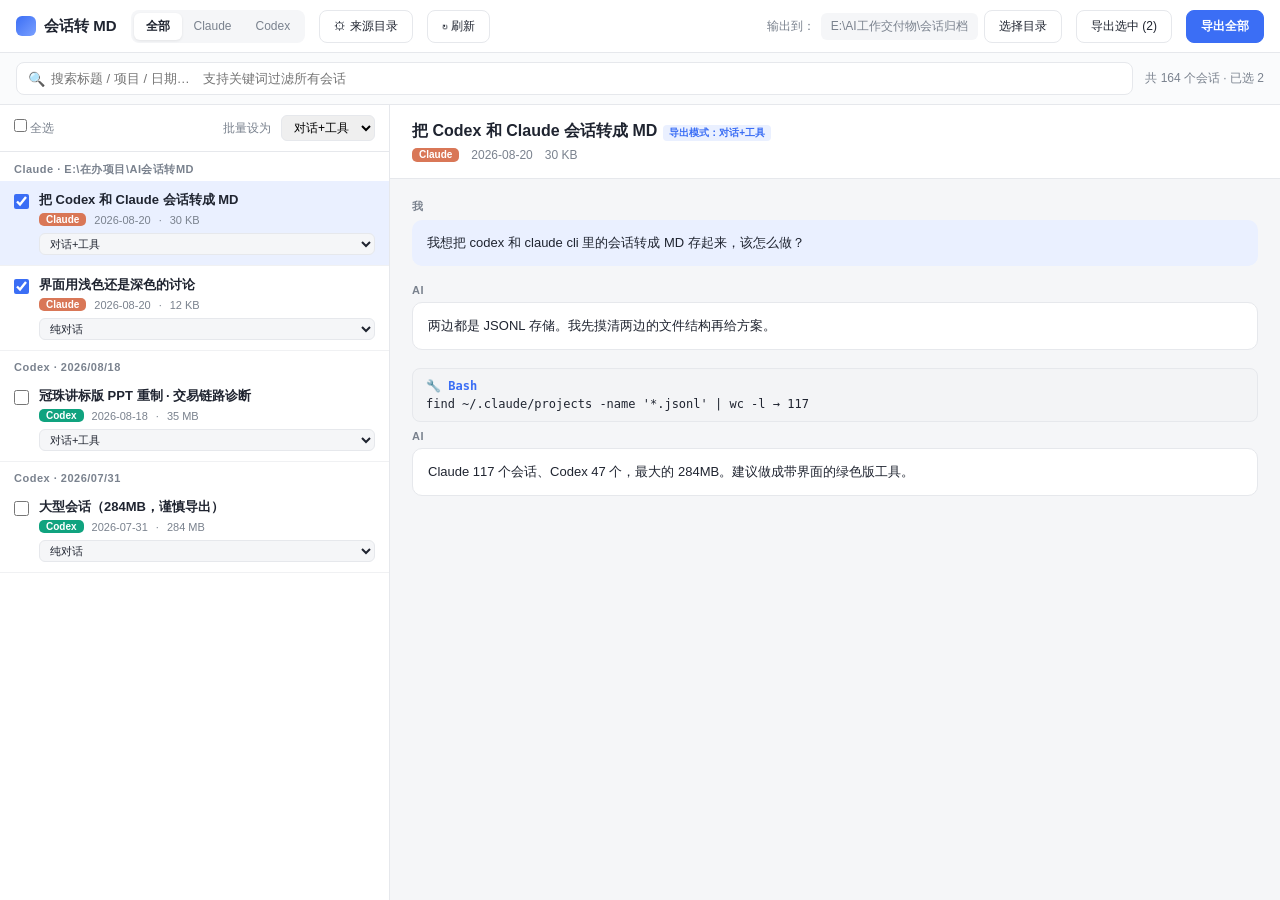
<file: 样张.html>
<!DOCTYPE html>
<html lang="zh-CN">
<head>
<meta charset="UTF-8">
<meta name="viewport" content="width=device-width, initial-scale=1.0">
<title>会话转 MD · 界面样张</title>
<style>
  * { margin: 0; padding: 0; box-sizing: border-box; }
  :root {
    --bg: #f5f6f8;
    --panel: #ffffff;
    --border: #e6e8ec;
    --text: #1f2430;
    --text-dim: #7a828e;
    --accent: #3b6ef5;
    --accent-soft: #eaf0ff;
    --claude: #d97757;
    --codex: #10a37f;
    --user-bg: #eaf0ff;
    --tool-bg: #f3f4f6;
    --radius: 10px;
  }
  body {
    font-family: "Microsoft YaHei", -apple-system, "Segoe UI", sans-serif;
    background: var(--bg);
    color: var(--text);
    height: 100vh;
    display: flex;
    flex-direction: column;
    overflow: hidden;
    font-size: 13px;
  }
  /* ---------- 顶部栏 ---------- */
  header {
    background: var(--panel);
    border-bottom: 1px solid var(--border);
    display: flex;
    flex-direction: column;
    flex-shrink: 0;
  }
  .hrow { height: 52px; display: flex; align-items: center; gap: 14px; padding: 0 16px; }
  .hrow2 { display: flex; align-items: center; gap: 12px; padding: 9px 16px; border-top: 1px solid var(--border); background: #fafbfc; }
  .logo { font-weight: 700; font-size: 15px; display: flex; align-items: center; gap: 8px; }
  .logo .dot { width: 20px; height: 20px; border-radius: 6px; background: linear-gradient(135deg, var(--accent), #7aa0ff); }
  .segmented { display: flex; background: var(--bg); border-radius: 8px; padding: 3px; }
  .segmented button { border: none; background: none; padding: 5px 12px; border-radius: 6px; cursor: pointer; color: var(--text-dim); font-size: 12px; }
  .segmented button.on { background: var(--panel); color: var(--text); box-shadow: 0 1px 3px rgba(0,0,0,.08); font-weight: 600; }
  .search { flex: 1; position: relative; }
  .search .icon { position: absolute; left: 12px; top: 50%; transform: translateY(-50%); color: var(--text-dim); font-size: 14px; pointer-events: none; }
  .search input { width: 100%; border: 1px solid var(--border); border-radius: 8px; padding: 8px 12px 8px 34px; font-size: 13px; outline: none; background: var(--panel); }
  .search input:focus { border-color: var(--accent); box-shadow: 0 0 0 3px var(--accent-soft); }
  .result-count { font-size: 12px; color: var(--text-dim); white-space: nowrap; }
  .spacer { flex: 1; }
  .outdir { display: flex; align-items: center; gap: 6px; color: var(--text-dim); font-size: 12px; }
  .outdir .path { max-width: 200px; overflow: hidden; text-overflow: ellipsis; white-space: nowrap; background: var(--bg); padding: 5px 10px; border-radius: 6px; }
  .btn { border: 1px solid var(--border); background: var(--panel); border-radius: 8px; padding: 7px 14px; cursor: pointer; font-size: 12px; color: var(--text); }
  .btn:hover { background: var(--bg); }
  .btn.primary { background: var(--accent); color: #fff; border-color: var(--accent); font-weight: 600; }
  .btn.primary:hover { background: #2f5fe0; }
  /* ---------- 主区 ---------- */
  main { flex: 1; display: flex; overflow: hidden; }
  .list-pane { width: 390px; background: var(--panel); border-right: 1px solid var(--border); display: flex; flex-direction: column; }
  .list-toolbar { padding: 10px 14px; border-bottom: 1px solid var(--border); display: flex; align-items: center; gap: 10px; font-size: 12px; color: var(--text-dim); }
  .list-toolbar select { border: 1px solid var(--border); border-radius: 6px; padding: 4px 8px; font-size: 12px; }
  .list { flex: 1; overflow-y: auto; }
  .group-label { padding: 10px 14px 4px; font-size: 11px; color: var(--text-dim); font-weight: 600; letter-spacing: .5px; position: sticky; top: 0; background: var(--panel); }
  .item { padding: 10px 14px; border-bottom: 1px solid #f0f1f3; cursor: pointer; display: flex; gap: 10px; }
  .item:hover { background: #fafbfc; }
  .item.active { background: var(--accent-soft); }
  .item input[type=checkbox] { margin-top: 3px; width: 15px; height: 15px; accent-color: var(--accent); }
  .item .body { flex: 1; min-width: 0; }
  .item .title { font-weight: 600; font-size: 13px; margin-bottom: 4px; overflow: hidden; text-overflow: ellipsis; white-space: nowrap; }
  .item .meta { display: flex; align-items: center; gap: 8px; font-size: 11px; color: var(--text-dim); }
  .badge { padding: 1px 7px; border-radius: 5px; font-size: 10px; font-weight: 600; color: #fff; }
  .badge.claude { background: var(--claude); }
  .badge.codex { background: var(--codex); }
  .item select { margin-top: 7px; border: 1px solid var(--border); border-radius: 6px; padding: 3px 6px; font-size: 11px; color: var(--text); background: var(--bg); width: 100%; }
  /* ---------- 预览 ---------- */
  .preview-pane { flex: 1; display: flex; flex-direction: column; overflow: hidden; }
  .preview-head { padding: 16px 22px; border-bottom: 1px solid var(--border); background: var(--panel); }
  .preview-head h2 { font-size: 16px; margin-bottom: 6px; }
  .preview-head .meta { color: var(--text-dim); font-size: 12px; display: flex; gap: 12px; }
  .conv { flex: 1; overflow-y: auto; padding: 20px 22px; }
  .turn { margin-bottom: 18px; }
  .role { font-size: 11px; font-weight: 700; color: var(--text-dim); margin-bottom: 6px; text-transform: uppercase; letter-spacing: .5px; }
  .bubble { padding: 12px 15px; border-radius: var(--radius); line-height: 1.7; }
  .turn.user .bubble { background: var(--user-bg); }
  .turn.assistant .bubble { background: var(--panel); border: 1px solid var(--border); }
  .tool { background: var(--tool-bg); border: 1px solid var(--border); border-radius: 8px; padding: 10px 13px; margin: 8px 0; font-family: "Cascadia Code", Consolas, monospace; font-size: 12px; }
  .tool .tool-name { color: var(--accent); font-weight: 700; margin-bottom: 4px; }
  .tool.result { color: var(--text-dim); }
  .mode-tag { display: inline-block; font-size: 10px; padding: 1px 6px; border-radius: 4px; background: var(--accent-soft); color: var(--accent); font-weight: 600; margin-left: 6px; }
  .empty { flex: 1; display: flex; align-items: center; justify-content: center; color: var(--text-dim); flex-direction: column; gap: 8px; }
  /* ---------- 来源目录设置弹窗 ---------- */
  .mask { position: fixed; inset: 0; background: rgba(20,24,32,.35); display: none; align-items: center; justify-content: center; z-index: 50; }
  .mask.show { display: flex; }
  .dialog { background: var(--panel); border-radius: 14px; width: 560px; max-width: 92vw; box-shadow: 0 12px 40px rgba(0,0,0,.2); overflow: hidden; }
  .dialog h3 { padding: 16px 20px; border-bottom: 1px solid var(--border); font-size: 15px; }
  .dialog .content { padding: 16px 20px; max-height: 60vh; overflow-y: auto; }
  .src-row { display: flex; align-items: center; gap: 10px; padding: 11px 12px; border: 1px solid var(--border); border-radius: 10px; margin-bottom: 10px; }
  .src-row .ico { width: 26px; height: 26px; border-radius: 7px; display: flex; align-items: center; justify-content: center; color: #fff; font-size: 11px; font-weight: 700; flex-shrink: 0; }
  .src-row .info { flex: 1; min-width: 0; }
  .src-row .p { font-size: 12px; color: var(--text-dim); overflow: hidden; text-overflow: ellipsis; white-space: nowrap; }
  .src-row .st { font-size: 11px; color: var(--codex); margin-top: 2px; }
  .src-row .x { color: var(--text-dim); cursor: pointer; font-size: 16px; padding: 2px 6px; }
  .src-row .x:hover { color: #e5484d; }
  .add-src { border: 1px dashed var(--border); border-radius: 10px; padding: 11px; text-align: center; color: var(--accent); cursor: pointer; font-size: 12px; }
  .add-src:hover { background: var(--accent-soft); }
  .dialog .foot { padding: 14px 20px; border-top: 1px solid var(--border); display: flex; justify-content: flex-end; gap: 10px; }
</style>
</head>
<body>
<header>
  <div class="hrow">
    <div class="logo"><span class="dot"></span>会话转 MD</div>
    <div class="segmented">
      <button class="on">全部</button>
      <button>Claude</button>
      <button>Codex</button>
    </div>
    <button class="btn" onclick="openSettings()">⚙ 来源目录</button>
    <button class="btn" title="重新扫描">↻ 刷新</button>
    <div class="spacer"></div>
    <div class="outdir">
      输出到：<span class="path" title="E:\AI工作交付物\会话归档">E:\AI工作交付物\会话归档</span>
      <button class="btn">选择目录</button>
    </div>
    <button class="btn">导出选中 (2)</button>
    <button class="btn primary">导出全部</button>
  </div>
  <div class="hrow2">
    <div class="search">
      <span class="icon">🔍</span>
      <input placeholder="搜索标题 / 项目 / 日期…　支持关键词过滤所有会话">
    </div>
    <span class="result-count">共 164 个会话 · 已选 2</span>
  </div>
</header>
<main>
  <div class="list-pane">
    <div class="list-toolbar">
      <label><input type="checkbox"> 全选</label>
      <span class="spacer" style="flex:1"></span>
      批量设为
      <select>
        <option>纯对话</option>
        <option selected>对话+工具</option>
        <option>完整原始</option>
      </select>
    </div>
    <div class="list" id="list"></div>
  </div>
  <div class="preview-pane">
    <div class="preview-head" id="pvHead">
      <h2>会话预览</h2>
      <div class="meta">点击左侧任一会话查看内容</div>
    </div>
    <div class="conv" id="conv"></div>
  </div>
</main>
<div class="mask" id="mask">
  <div class="dialog">
    <h3>来源目录设置</h3>
    <div class="content">
      <p style="font-size:12px;color:var(--text-dim);margin-bottom:14px;">
        软件启动时会自动读取下列默认目录（支持 CLAUDE_CONFIG_DIR / CODEX_HOME 环境变量）。
        若你把会话放在非 C 盘或其它位置，可在此添加自定义目录。设置随软件保存，下次自动生效。
      </p>
      <div class="src-row">
        <div class="ico" style="background:var(--claude)">CL</div>
        <div class="info">
          <div>Claude CLI</div>
          <div class="p">C:\Users\Administrator\.claude\projects</div>
          <div class="st">✓ 自动识别 · 找到 117 个会话</div>
        </div>
        <span class="x" title="移除">×</span>
      </div>
      <div class="src-row">
        <div class="ico" style="background:var(--codex)">CX</div>
        <div class="info">
          <div>Codex</div>
          <div class="p">C:\Users\Administrator\.codex\sessions</div>
          <div class="st">✓ 自动识别 · 找到 47 个会话</div>
        </div>
        <span class="x" title="移除">×</span>
      </div>
      <div class="src-row">
        <div class="ico" style="background:#7a828e">?</div>
        <div class="info">
          <div>自定义目录（示例）</div>
          <div class="p">E:\会话备份\导出的会话</div>
          <div class="st" style="color:var(--text-dim)">自动识别格式 · 找到 8 个会话</div>
        </div>
        <span class="x" title="移除">×</span>
      </div>
      <div class="add-src">＋ 添加自定义目录…</div>
    </div>
    <div class="foot">
      <button class="btn" onclick="closeSettings()">取消</button>
      <button class="btn primary" onclick="closeSettings()">保存并重新扫描</button>
    </div>
  </div>
</div>
<script>
const SESSIONS = [
  { g:"Claude · E:\\在办项目\\AI会话转MD", src:"claude", title:"把 Codex 和 Claude 会话转成 MD", date:"2026-08-20", size:"30 KB", mode:"对话+工具", checked:true,
    turns:[
      {role:"user", text:"我想把 codex 和 claude cli 里的会话转成 MD 存起来，该怎么做？"},
      {role:"assistant", text:"两边都是 JSONL 存储。我先摸清两边的文件结构再给方案。"},
      {role:"tool", name:"Bash", text:"find ~/.claude/projects -name '*.jsonl' | wc -l  →  117"},
      {role:"assistant", text:"Claude 117 个会话、Codex 47 个，最大的 284MB。建议做成带界面的绿色版工具。"},
    ]},
  { g:"Claude · E:\\在办项目\\AI会话转MD", src:"claude", title:"界面用浅色还是深色的讨论", date:"2026-08-20", size:"12 KB", mode:"纯对话", checked:true,
    turns:[
      {role:"user", text:"原生窗口会很丑吗？"},
      {role:"assistant", text:"不会。里子是最新 Chromium，好不好看取决于 CSS，不是外壳限制。"},
    ]},
  { g:"Codex · 2026/08/18", src:"codex", title:"冠珠讲标版 PPT 重制 · 交易链路诊断", date:"2026-08-18", size:"35 MB", mode:"对话+工具", checked:false,
    turns:[
      {role:"user", text:"继续制作，按每 3 页暂停检查。"},
      {role:"assistant", text:"P06｜交易链路诊断：通过。订单、核销、实际成交口径清晰。"},
      {role:"tool", name:"apply_patch", text:"更新 context_冠珠瓷砖品牌工作项目.md"},
      {role:"tool-result", text:"Success. Updated 1 file."},
    ]},
  { g:"Codex · 2026/07/31", src:"codex", title:"大型会话（284MB，谨慎导出）", date:"2026-07-31", size:"284 MB", mode:"纯对话", checked:false,
    turns:[ {role:"user", text:"（超大会话，导出时建议用纯对话模式或限制轮数）"} ]},
];
const MODES = ["纯对话", "对话+工具", "完整原始"];
const listEl = document.getElementById("list");
const convEl = document.getElementById("conv");
const headEl = document.getElementById("pvHead");
let active = 0, lastGroup = "";

function renderList() {
  listEl.innerHTML = "";
  lastGroup = "";
  SESSIONS.forEach((s, i) => {
    if (s.g !== lastGroup) {
      lastGroup = s.g;
      const gl = document.createElement("div");
      gl.className = "group-label";
      gl.textContent = s.g;
      listEl.appendChild(gl);
    }
    const item = document.createElement("div");
    item.className = "item" + (i === active ? " active" : "");
    const opts = MODES.map(m => `<option ${m === s.mode ? "selected" : ""}>${m}</option>`).join("");
    item.innerHTML = `
      <input type="checkbox" ${s.checked ? "checked" : ""} onclick="event.stopPropagation()">
      <div class="body">
        <div class="title">${s.title}</div>
        <div class="meta">
          <span class="badge ${s.src}">${s.src === "claude" ? "Claude" : "Codex"}</span>
          <span>${s.date}</span><span>·</span><span>${s.size}</span>
        </div>
        <select onclick="event.stopPropagation()" onchange="SESSIONS[${i}].mode=this.value;renderPreview()">${opts}</select>
      </div>`;
    item.onclick = () => { active = i; renderList(); renderPreview(); };
    listEl.appendChild(item);
  });
}
function renderPreview() {
  const s = SESSIONS[active];
  headEl.innerHTML = `<h2>${s.title}<span class="mode-tag">导出模式：${s.mode}</span></h2>
    <div class="meta"><span class="badge ${s.src}">${s.src === "claude" ? "Claude" : "Codex"}</span>
    <span>${s.date}</span><span>${s.size}</span></div>`;
  const showTools = s.mode !== "纯对话";
  convEl.innerHTML = "";
  s.turns.forEach(t => {
    if ((t.role === "tool" || t.role === "tool-result") && !showTools) return;
    const div = document.createElement("div");
    if (t.role === "user" || t.role === "assistant") {
      div.className = "turn " + t.role;
      div.innerHTML = `<div class="role">${t.role === "user" ? "我" : "AI"}</div>
        <div class="bubble">${t.text}</div>`;
    } else if (t.role === "tool") {
      div.className = "tool";
      div.innerHTML = `<div class="tool-name">🔧 ${t.name}</div><div>${t.text}</div>`;
    } else {
      div.className = "tool result";
      div.textContent = "↳ " + t.text;
    }
    convEl.appendChild(div);
  });
  if (s.mode === "纯对话") {
    const note = document.createElement("div");
    note.style.cssText = "color:var(--text-dim);font-size:11px;margin-top:10px;";
    note.textContent = "（纯对话模式：已隐藏工具调用与命令，仅保留对话正文）";
    convEl.appendChild(note);
  }
}
renderList();
renderPreview();
function openSettings() { document.getElementById("mask").classList.add("show"); }
function closeSettings() { document.getElementById("mask").classList.remove("show"); }
document.getElementById("mask").addEventListener("click", e => { if (e.target.id === "mask") closeSettings(); });
</script></body>
</html>
</file>
